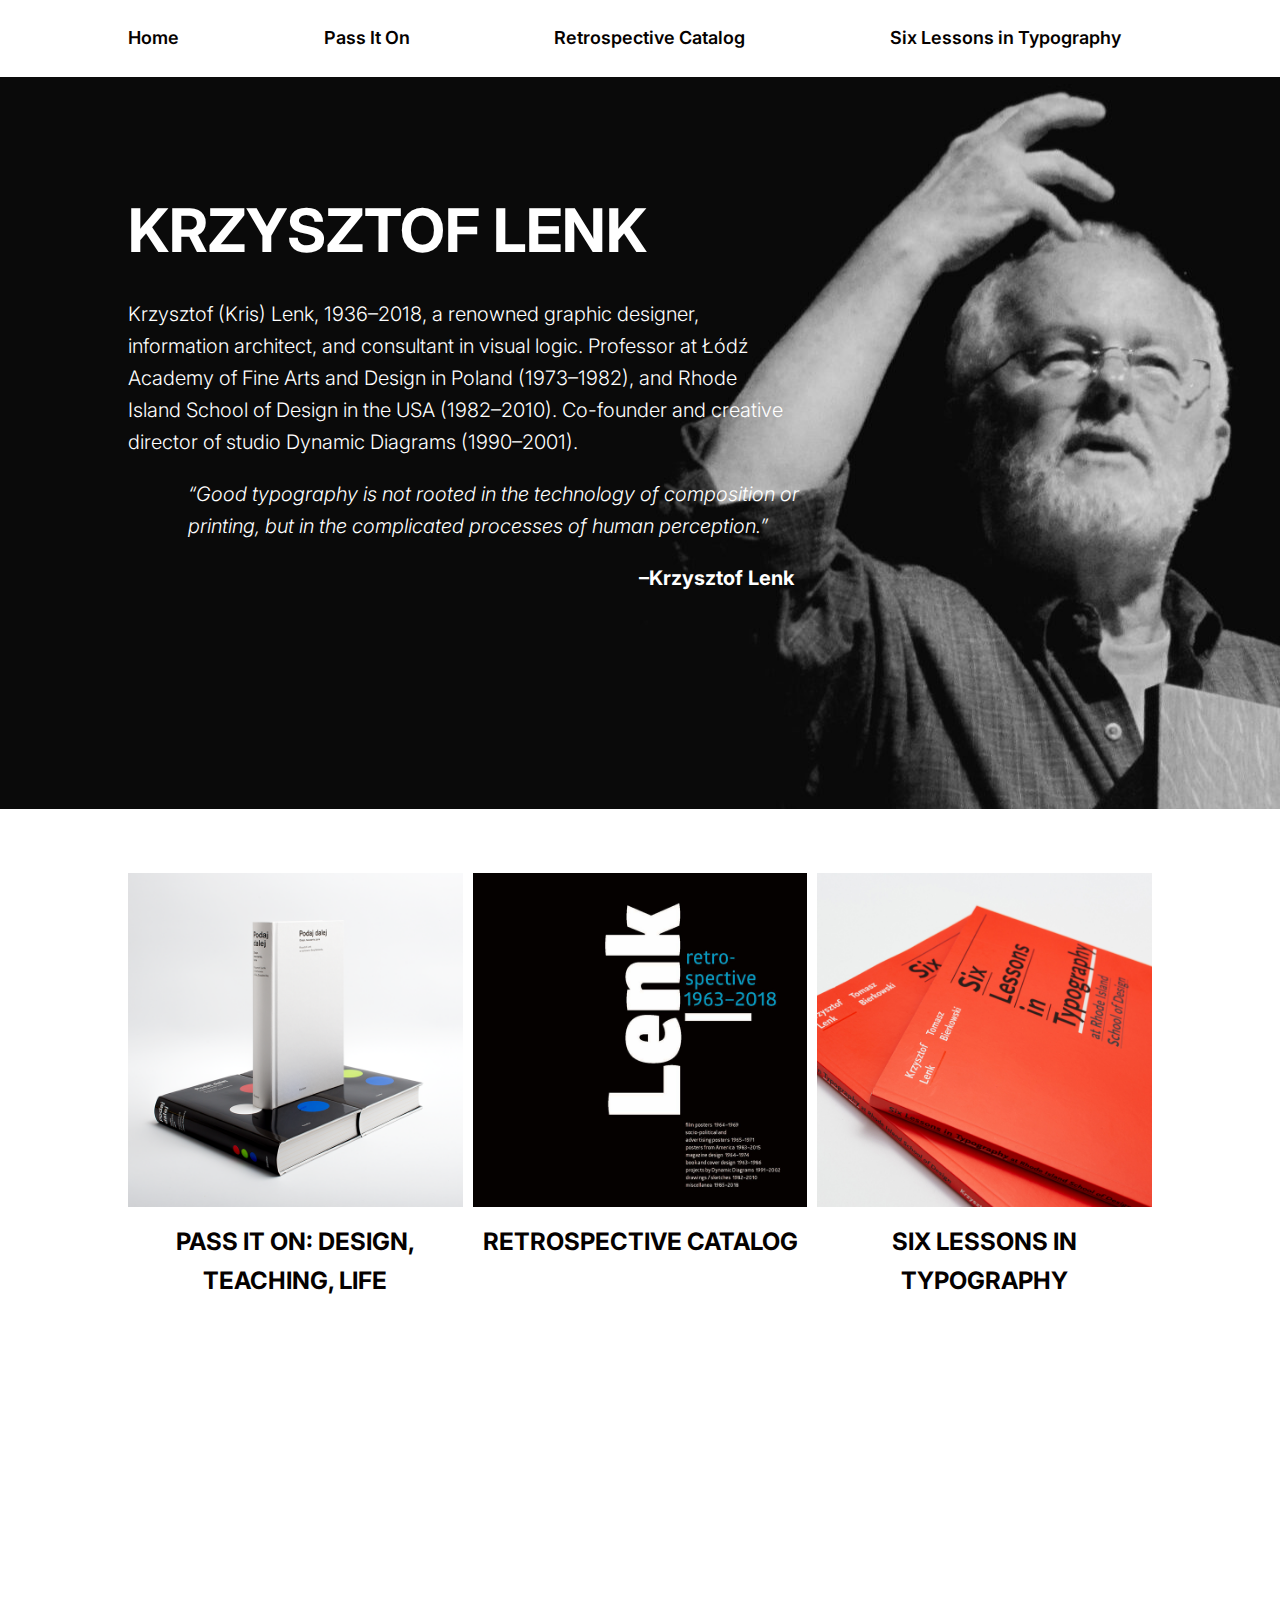
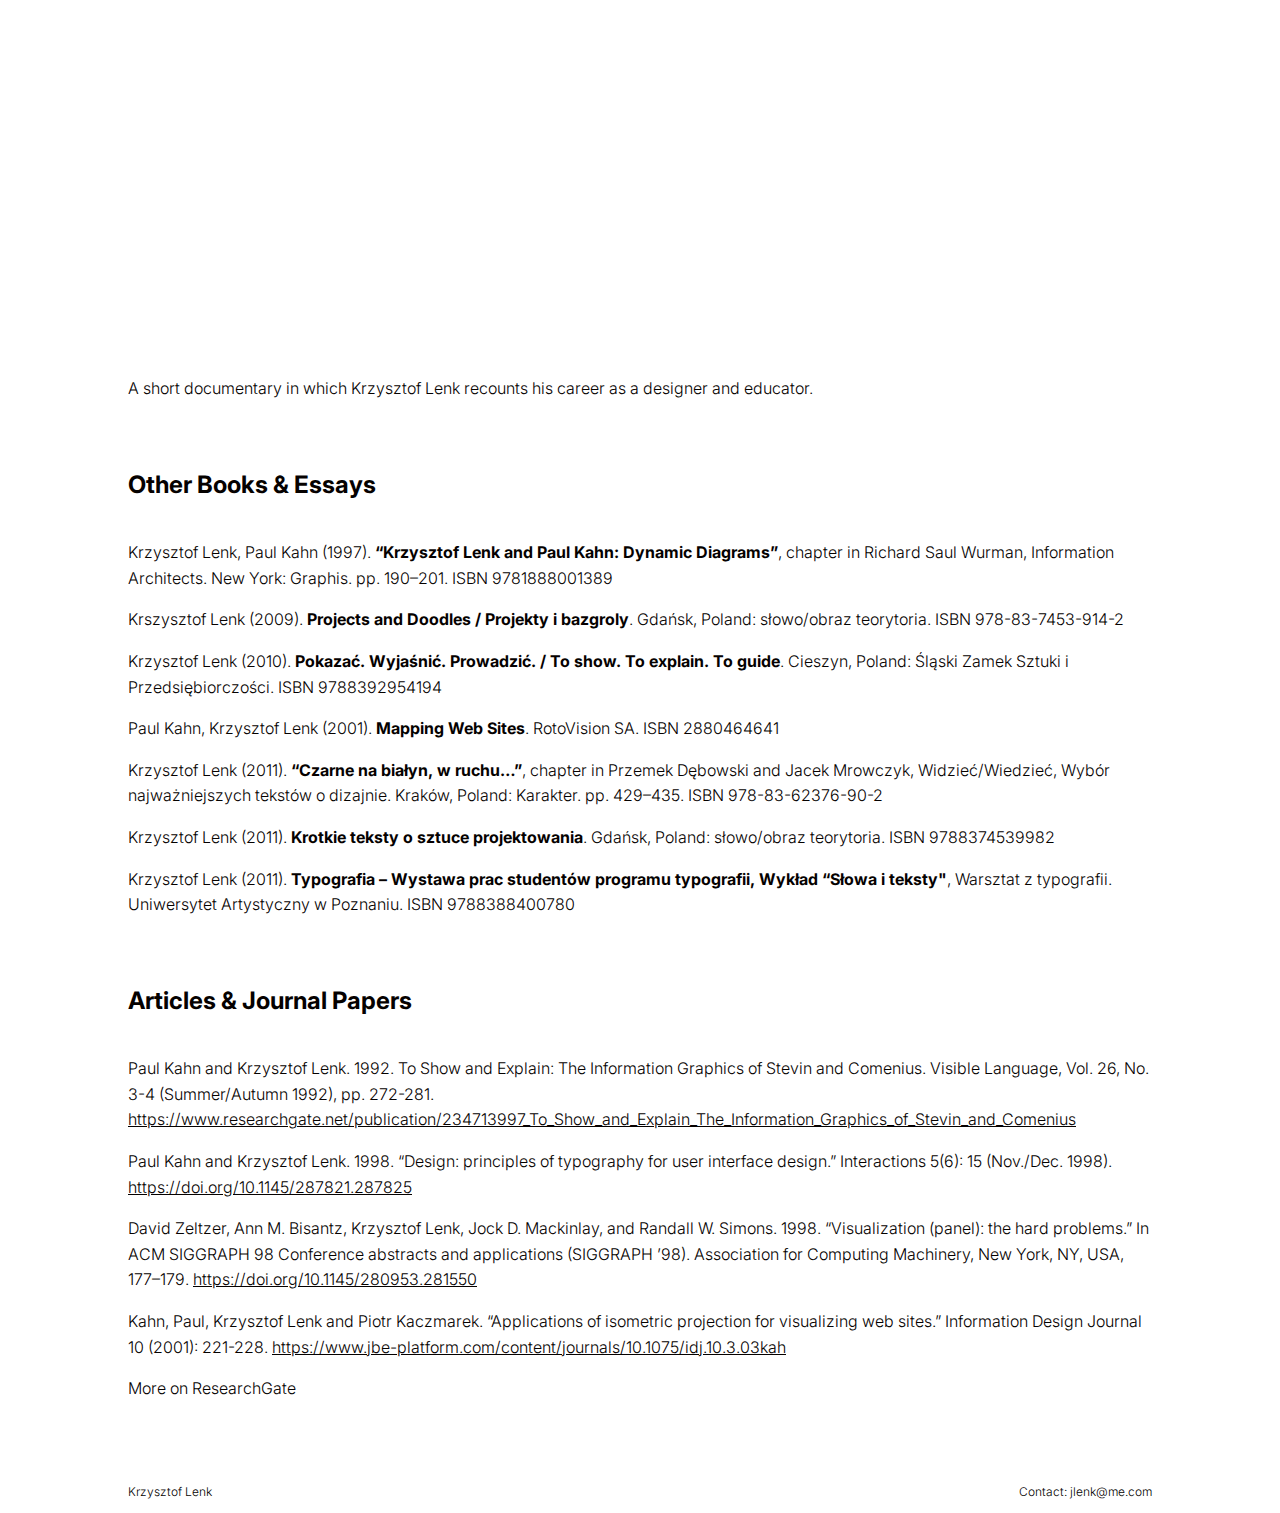
<file: index.html>
<!DOCTYPE html>
<html lang="en">

<head>
    <meta charset="UTF-8">
    <meta name="viewport" content="width=device-width, initial-scale=1.0">
    <title>Krzysztof Lenk</title>
    <link rel="stylesheet" href="styles.css">
    <link rel="preconnect" href="https://fonts.googleapis.com">
    <link rel="preconnect" href="https://fonts.gstatic.com" crossorigin>
    <link
        href="https://fonts.googleapis.com/css2?family=Inter:ital,opsz,wght@0,14..32,100..900;1,14..32,100..900&display=swap"
        rel="stylesheet">
</head>

<body>
    <header>
        <div class="container">
            <nav>
                <svg xmlns="http://www.w3.org/2000/svg" fill="currentColor" class="nav-menu-icon" viewBox="0 0 16 16">
                    <path fill-rule="evenodd"
                        d="M2.5 12a.5.5 0 0 1 .5-.5h10a.5.5 0 0 1 0 1H3a.5.5 0 0 1-.5-.5m0-4a.5.5 0 0 1 .5-.5h10a.5.5 0 0 1 0 1H3a.5.5 0 0 1-.5-.5m0-4a.5.5 0 0 1 .5-.5h10a.5.5 0 0 1 0 1H3a.5.5 0 0 1-.5-.5" />
                </svg>
                <div class="nav-list-mobile-container">
                    <div class="nav-list-mobile-header">
                        <svg xmlns="http://www.w3.org/2000/svg" class="nav-x-icon" viewBox="0 0 16 16">
                            <path
                                d="M2.146 2.854a.5.5 0 1 1 .708-.708L8 7.293l5.146-5.147a.5.5 0 0 1 .708.708L8.707 8l5.147 5.146a.5.5 0 0 1-.708.708L8 8.707l-5.146 5.147a.5.5 0 0 1-.708-.708L7.293 8z" />
                        </svg>
                    </div>
                    <ul class="nav-list-mobile">
                        <li class="nav-list-mobile-item"><a href="index.html"
                                class="nav-list-mobile-item-link nav-link-active">Home</a></li>
                        <li class="nav-list-mobile-item"><a href="pass-it-on.html"
                                class="nav-list-mobile-item-link">Pass It On</a>
                        </li>
                        <li class="nav-list-mobile-item"><a href="retrospective-catalog.html"
                                class="nav-list-mobile-item-link">Retrospective
                                Catalog</a></li>
                        <li class="nav-list-mobile-item"><a href="six-lessons-in-typography.html"
                                class="nav-list-mobile-item-link">Six Lessons in
                                Typography</a></li>
                    </ul>
                </div>
                <ul class="nav-list">
                    <li class="nav-list-item"><a href="index.html" class="nav-list-item-link nav-link-active">Home</a>
                    </li>
                    <li class="nav-list-item"><a href="pass-it-on.html" class="nav-list-item-link">Pass It On</a></li>
                    <li class="nav-list-item"><a href="retrospective-catalog.html"
                            class="nav-list-item-link">Retrospective Catalog</a></li>
                    <li class="nav-list-item"><a href="six-lessons-in-typography.html" class="nav-list-item-link">Six
                            Lessons in Typography</a></li>
                </ul>
            </nav>
        </div>
    </header>
    <main>
        <div class="container container-dark">
            <div class="content-large">
                <h1 class="content-page-title">KRZYSZTOF LENK</h1>
                <p class="para-hero">Krzysztof (Kris) Lenk, 1936–2018, a renowned graphic designer, information
                    architect, and consultant
                    in
                    visual logic. Professor at Łódź Academy of Fine Arts and Design in Poland (1973–1982), and Rhode
                    Island
                    School of Design in the USA (1982–2010). Co-founder and creative director of studio Dynamic Diagrams
                    (1990–2001).</p>
                <p class="para-quote para-hero"><em>“Good typography is not rooted in the technology of composition or
                        printing,
                        but
                        in the complicated
                        processes of human perception.”</em></p>
                <p class="quote-author para-hero"><strong>–Krzysztof Lenk</strong></p>
            </div>
        </div>
        <div class="container">
            <div class="content-large articles-container">
                <article class="article-featured">
                    <a href="pass-it-on.html" class="article-read-more">
                        <img src="images/large_Lenk-13.png" alt="Picture of the Pass It On book cover"
                            class="article-img">
                        <h2 class="article-title">PASS IT ON: DESIGN, TEACHING, LIFE</h2>
                    </a>
                </article>
                <article class="article-featured">
                    <a href="retrospective-catalog.html" class="article-read-more">
                        <img src="images/Krzysztof_Lenk_Retrospective_2023_Page_01-1.jpg"
                            alt="Picture of the Retrospective Catalog cover" class="article-img">
                        <h2 class="article-title">RETROSPECTIVE
                            CATALOG</h2>
                    </a>
                </article>
                <article class="article-featured">
                    <a href="six-lessons-in-typography.html" class="article-read-more">
                        <img src="images/SIX-LESSONS.jpg" alt="Picture of the Six Lessons in Typography book cover"
                            class="article-img">
                        <h2 class="article-title">SIX LESSONS IN
                            TYPOGRAPHY</h2>
                    </a>
                </article>
            </div>
        </div>
        <div class="container">
            <div class="content-small">
                <div class="video-container">
                    <div><iframe
                            src="https://player.vimeo.com/video/364828782?badge=0&amp;autopause=0&amp;player_id=0&amp;app_id=58479"
                            frameborder="0"
                            allow="autoplay; fullscreen; picture-in-picture; clipboard-write; encrypted-media; web-share"
                            referrerpolicy="strict-origin-when-cross-origin"
                            style="position:absolute;top:0;left:0;width:100%;height:100%;"
                            title="Krzysztof Lenk"></iframe>
                    </div>
                </div>
                <script src="https://player.vimeo.com/api/player.js"></script>
                <p>A short documentary in which Krzysztof Lenk recounts his career as a designer and educator.</p>
                <h2 class="heading-spacer">Other Books & Essays</h2>
                <p>Krzysztof Lenk, Paul Kahn (1997). <strong>“Krzysztof Lenk and Paul Kahn: Dynamic Diagrams”</strong>,
                    chapter in Richard Saul Wurman, Information Architects. New York: Graphis. pp. 190–201. ISBN
                    9781888001389</p>
                <p>Krszysztof Lenk (2009). <strong>Projects and Doodles / Projekty i bazgroly</strong>. Gdańsk, Poland:
                    słowo/obraz teorytoria. ISBN 978-83-7453-914-2</p>
                <p>Krzysztof Lenk (2010). <strong>Pokazać. Wyjaśnić. Prowadzić. / To show. To explain. To
                        guide</strong>. Cieszyn, Poland: Śląski Zamek Sztuki i Przedsiębiorczości. ISBN 9788392954194
                </p>
                <p>Paul Kahn, Krzysztof Lenk (2001). <strong>Mapping Web Sites</strong>. RotoVision SA. ISBN 2880464641
                </p>
                <p>Krzysztof Lenk (2011). <strong>“Czarne na białyn, w ruchu…”</strong>, chapter in Przemek Dębowski and
                    Jacek Mrowczyk, Widzieć/Wiedzieć, Wybór najważniejszych tekstów o dizajnie. Kraków, Poland:
                    Karakter. pp. 429–435. ISBN 978-83-62376-90-2</p>
                <p>Krzysztof Lenk (2011). <strong>Krotkie teksty o sztuce projektowania</strong>. Gdańsk, Poland:
                    słowo/obraz teorytoria. ISBN 9788374539982</p>
                <p>Krzysztof Lenk (2011). <strong>Typografia – Wystawa prac studentów programu typografii, Wykład “Słowa
                        i teksty"</strong>, Warsztat z typografii. Uniwersytet Artystyczny w Poznaniu. ISBN
                    9788388400780</p>
                <h2 class="heading-spacer">Articles & Journal Papers</h2>
                <p>Paul Kahn and Krzysztof Lenk. 1992. To Show and Explain: The Information Graphics of Stevin and
                    Comenius. Visible Language, Vol. 26, No. 3-4 (Summer/Autumn 1992), pp. 272-281.
                    <a href="https://www.researchgate.net/publication/234713997_To_Show_and_Explain_The_Information_Graphics_of_Stevin_and_Comenius"
                        class="external-link">https://www.researchgate.net/publication/234713997_To_Show_and_Explain_The_Information_Graphics_of_Stevin_and_Comenius</a>
                </p>
                <p>Paul Kahn and Krzysztof Lenk. 1998. “Design: principles of typography for user interface design.”
                    Interactions 5(6): 15 (Nov./Dec. 1998). <a href="https://doi.org/10.1145/287821.287825"
                        class="external-link">https://doi.org/10.1145/287821.287825</a></p>
                <p>David Zeltzer, Ann M. Bisantz, Krzysztof Lenk, Jock D. Mackinlay, and Randall W. Simons. 1998.
                    “Visualization (panel): the hard problems.” In ACM SIGGRAPH 98 Conference abstracts and applications
                    (SIGGRAPH ’98). Association for Computing Machinery, New York, NY, USA, 177–179.
                    <a href="https://doi.org/10.1145/280953.281550"
                        class="external-link">https://doi.org/10.1145/280953.281550</a>
                </p>
                <p>Kahn, Paul, Krzysztof Lenk and Piotr Kaczmarek. “Applications of isometric projection for visualizing
                    web sites.” Information Design Journal 10 (2001): 221-228.
                    <a href="https://www.jbe-platform.com/content/journals/10.1075/idj.10.3.03kah"
                        class="external-link">https://www.jbe-platform.com/content/journals/10.1075/idj.10.3.03kah</a>
                </p>
                <p>More on ResearchGate</p>
            </div>
        </div>
    </main>
    <footer>
        <div class="container">
            <div class="content-small">
                <div class="content-footer">
                    <p class="para-footer">Krzysztof Lenk</p>
                    <p class="para-footer">Contact: jlenk@me.com</p>
                </div>
            </div>
        </div>
    </footer>
    <script src="app.js"></script>
</body>

</html>
</file>
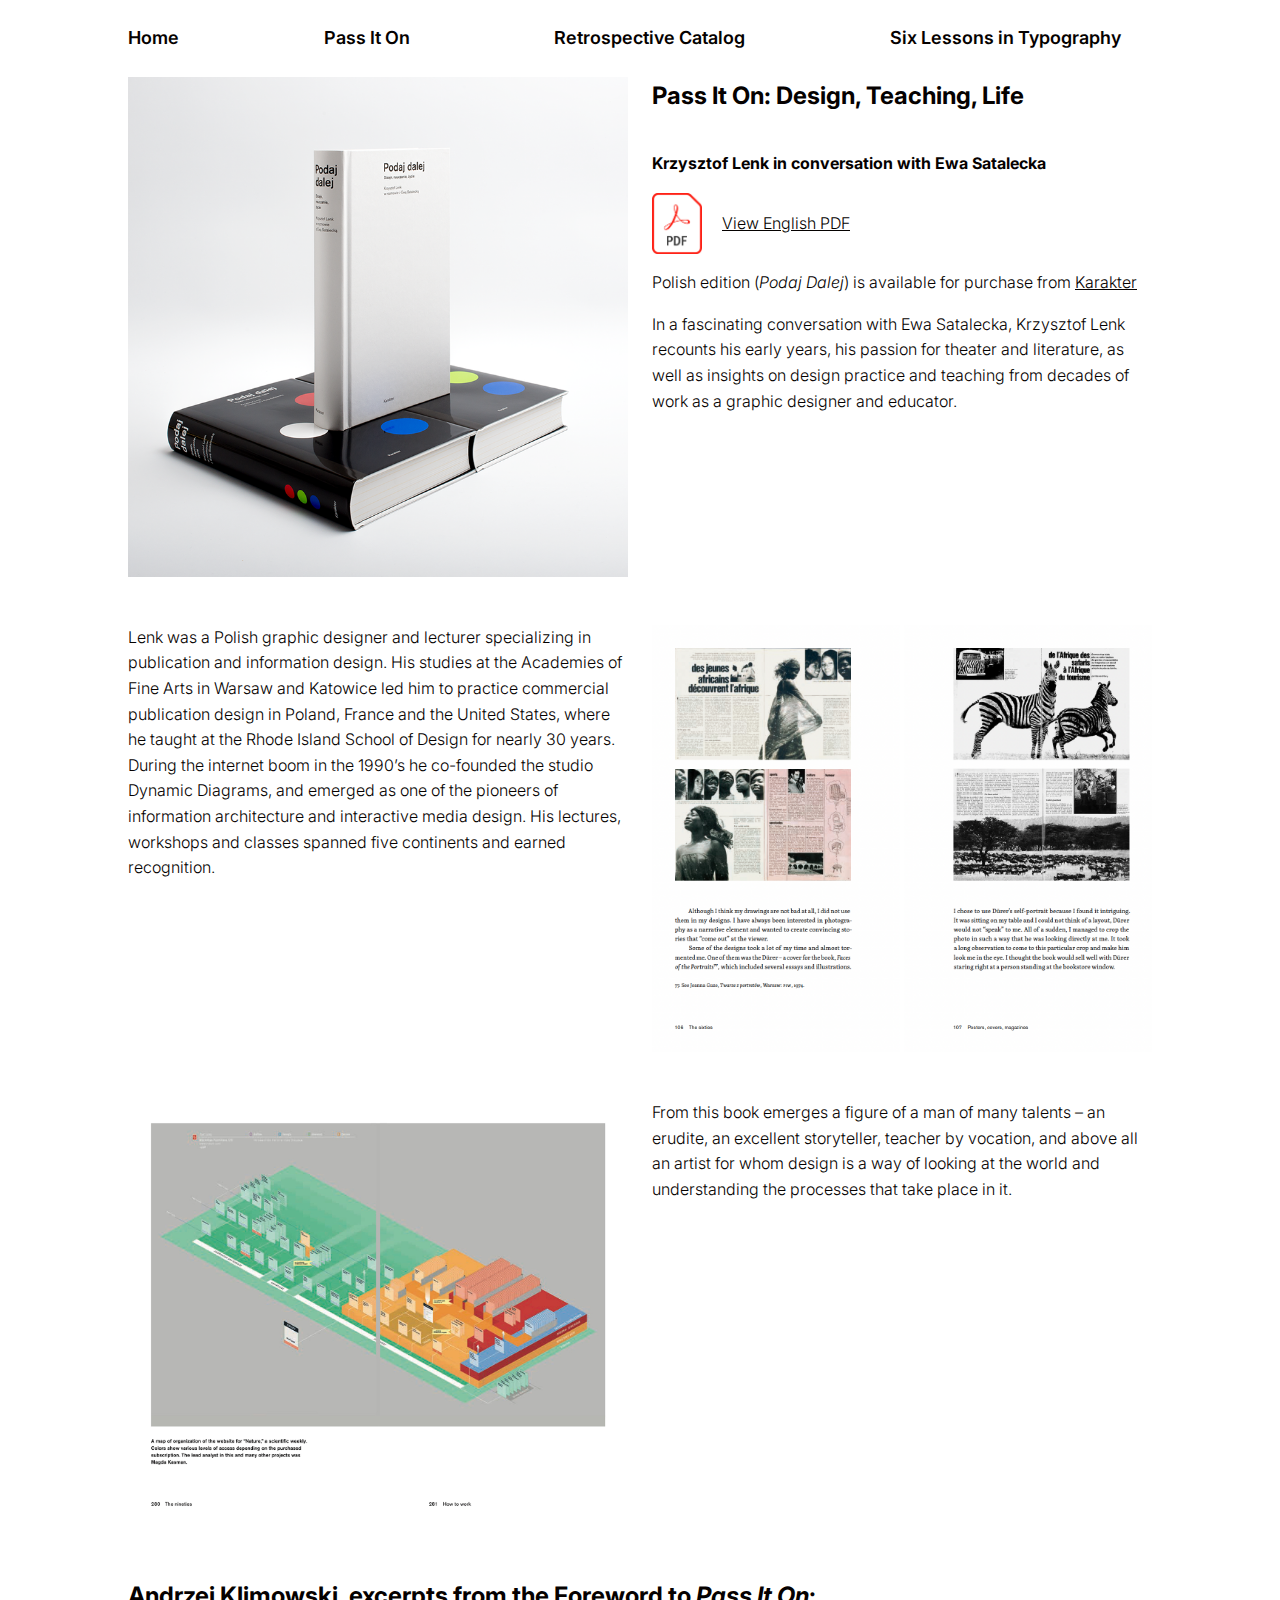
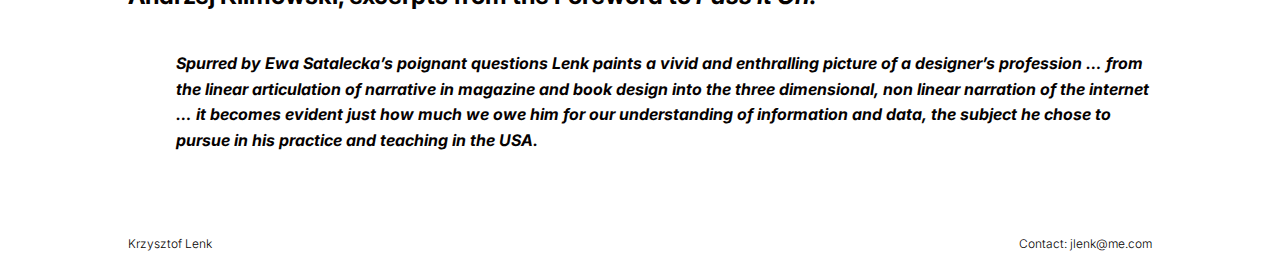
<file: pass-it-on.html>
<!DOCTYPE html>
<html lang="en">

<head>
    <meta charset="UTF-8">
    <meta name="viewport" content="width=device-width, initial-scale=1.0">
    <title>Krzysztof Lenk - Pass It On</title>
    <link rel="stylesheet" href="styles.css">
    <link rel="preconnect" href="https://fonts.googleapis.com">
    <link rel="preconnect" href="https://fonts.gstatic.com" crossorigin>
    <link
        href="https://fonts.googleapis.com/css2?family=Inter:ital,opsz,wght@0,14..32,100..900;1,14..32,100..900&display=swap"
        rel="stylesheet">
</head>

<body>
    <header>
        <div class="container">
            <nav>
                <svg xmlns="http://www.w3.org/2000/svg" fill="currentColor" class="nav-menu-icon" viewBox="0 0 16 16">
                    <path fill-rule="evenodd"
                        d="M2.5 12a.5.5 0 0 1 .5-.5h10a.5.5 0 0 1 0 1H3a.5.5 0 0 1-.5-.5m0-4a.5.5 0 0 1 .5-.5h10a.5.5 0 0 1 0 1H3a.5.5 0 0 1-.5-.5m0-4a.5.5 0 0 1 .5-.5h10a.5.5 0 0 1 0 1H3a.5.5 0 0 1-.5-.5" />
                </svg>
                <div class="nav-list-mobile-container">
                    <div class="nav-list-mobile-header">
                        <svg xmlns="http://www.w3.org/2000/svg" class="nav-x-icon" viewBox="0 0 16 16">
                            <path
                                d="M2.146 2.854a.5.5 0 1 1 .708-.708L8 7.293l5.146-5.147a.5.5 0 0 1 .708.708L8.707 8l5.147 5.146a.5.5 0 0 1-.708.708L8 8.707l-5.146 5.147a.5.5 0 0 1-.708-.708L7.293 8z" />
                        </svg>
                    </div>
                    <ul class="nav-list-mobile">
                        <li class="nav-list-mobile-item"><a href="index.html" class="nav-list-mobile-item-link">Home</a>
                        </li>
                        <li class="nav-list-mobile-item"><a href="pass-it-on.html"
                                class="nav-list-mobile-item-link nav-link-active">Pass It On</a>
                        </li>
                        <li class="nav-list-mobile-item"><a href="retrospective-catalog.html"
                                class="nav-list-mobile-item-link">Retrospective
                                Catalog</a></li>
                        <li class="nav-list-mobile-item"><a href="six-lessons-in-typography.html"
                                class="nav-list-mobile-item-link">Six Lessons in
                                Typography</a></li>
                    </ul>
                </div>
                <ul class="nav-list">
                    <li class="nav-list-item"><a href="index.html" class="nav-list-item-link">Home</a>
                    </li>
                    <li class="nav-list-item"><a href="pass-it-on.html" class="nav-list-item-link nav-link-active">Pass
                            It On</a></li>
                    <li class="nav-list-item"><a href="retrospective-catalog.html"
                            class="nav-list-item-link">Retrospective Catalog</a></li>
                    <li class="nav-list-item"><a href="six-lessons-in-typography.html" class="nav-list-item-link">Six
                            Lessons in Typography</a></li>
                </ul>
            </nav>
        </div>
    </header>
    <main>
        <div class="container container-space">
            <div class="content-small content-flex">
                <div class="article-col-md">
                    <a href="images/large_Lenk-13.png" class="article-col-img-link" target="_blank">
                        <img src="images/large_Lenk-13.png" alt="Pass It On Cover">
                    </a>
                </div>
                <div class="article-col-md">
                    <h2 class="article-page-title">Pass It On: Design, Teaching, Life</h2>
                    <p><strong>Krzysztof Lenk in conversation with Ewa Satalecka</strong></p>
                    <a href="LENK, Pass It On.pdf" class="article-pdf-link" target="_blank">
                        <img src="images/PDF.jpg" alt="pdf file" class="article-pdf-img">
                        View English PDF
                    </a>
                    <p>Polish edition (<em>Podaj Dalej</em>) is available for purchase from <a
                            href="https://www.karakter.pl/ksiazki/podaj-dalej-design-nauczanie-zycie"
                            target="_blank">Karakter</a>
                    </p>
                    <p>In a fascinating conversation with Ewa Satalecka, Krzysztof Lenk recounts his early
                        years, his
                        passion for theater and literature, as well as insights on design practice and teaching from
                        decades
                        of work as a graphic designer and educator.</p>
                </div>
            </div>
        </div>
        <div class="container container-space">
            <div class="content-small content-flex">
                <div class="article-col-md">
                    <p>Lenk was a Polish graphic designer and lecturer specializing in publication and information
                        design.
                        His studies at the Academies of Fine Arts in Warsaw and Katowice led him to practice commercial
                        publication design in Poland, France and the United States, where he taught at the Rhode Island
                        School of Design for nearly 30 years. During the internet boom in the 1990’s he co-founded the
                        studio Dynamic Diagrams, and emerged as one of the pioneers of information architecture and
                        interactive media design. His lectures, workshops and classes spanned five continents and earned
                        recognition.</p>
                </div>
                <div class="article-col-md">
                    <a href="images/Passiton-Spread.png" class="article-col-img-link" target="_blank">
                        <img src="images/Passiton-Spread.png" alt="Pages from Pass It On book">
                    </a>
                </div>
            </div>
        </div>
        <div class="container container-space">
            <div class="content-small content-flex">
                <div class="article-col-md">
                    <a href="images/LENK-Pass-It-map.jpg" class="article-col-img-link" target="_blank">
                        <img src="images/LENK-Pass-It-map.jpg" alt="Page from book that displays a map">
                    </a>
                </div>
                <div class="article-col-md">
                    <p>From this book emerges a figure of a man of many talents – an erudite, an excellent storyteller,
                        teacher by vocation, and above all an artist for whom design is a way of looking at the world
                        and
                        understanding the processes that take place in it.</p>
                </div>
            </div>
        </div>
        <div class="container container-space">
            <div class="content-small">
                <h2>Andrzej Klimowski, excerpts from the Foreword to <em>Pass It On</em>:</h2>
                <p class="para-quote"><strong><em>Spurred by Ewa Satalecka’s poignant questions Lenk paints a vivid and
                            enthralling picture
                            of
                            a designer’s profession … from the linear articulation of narrative in magazine and book
                            design
                            into the three dimensional, non linear narration of the internet … it becomes evident just
                            how
                            much we owe him for our understanding of information and data, the subject he chose to
                            pursue in
                            his practice and teaching in the USA.</em></strong></p>
            </div>
        </div>
    </main>
    <footer>
        <div class="container">
            <div class="content-small">
                <div class="content-footer">
                    <p class="para-footer">Krzysztof Lenk</p>
                    <p class="para-footer">Contact: jlenk@me.com</p>
                </div>
            </div>
        </div>
    </footer>
    <script src="app.js"></script>
</body>

</html>
</file>
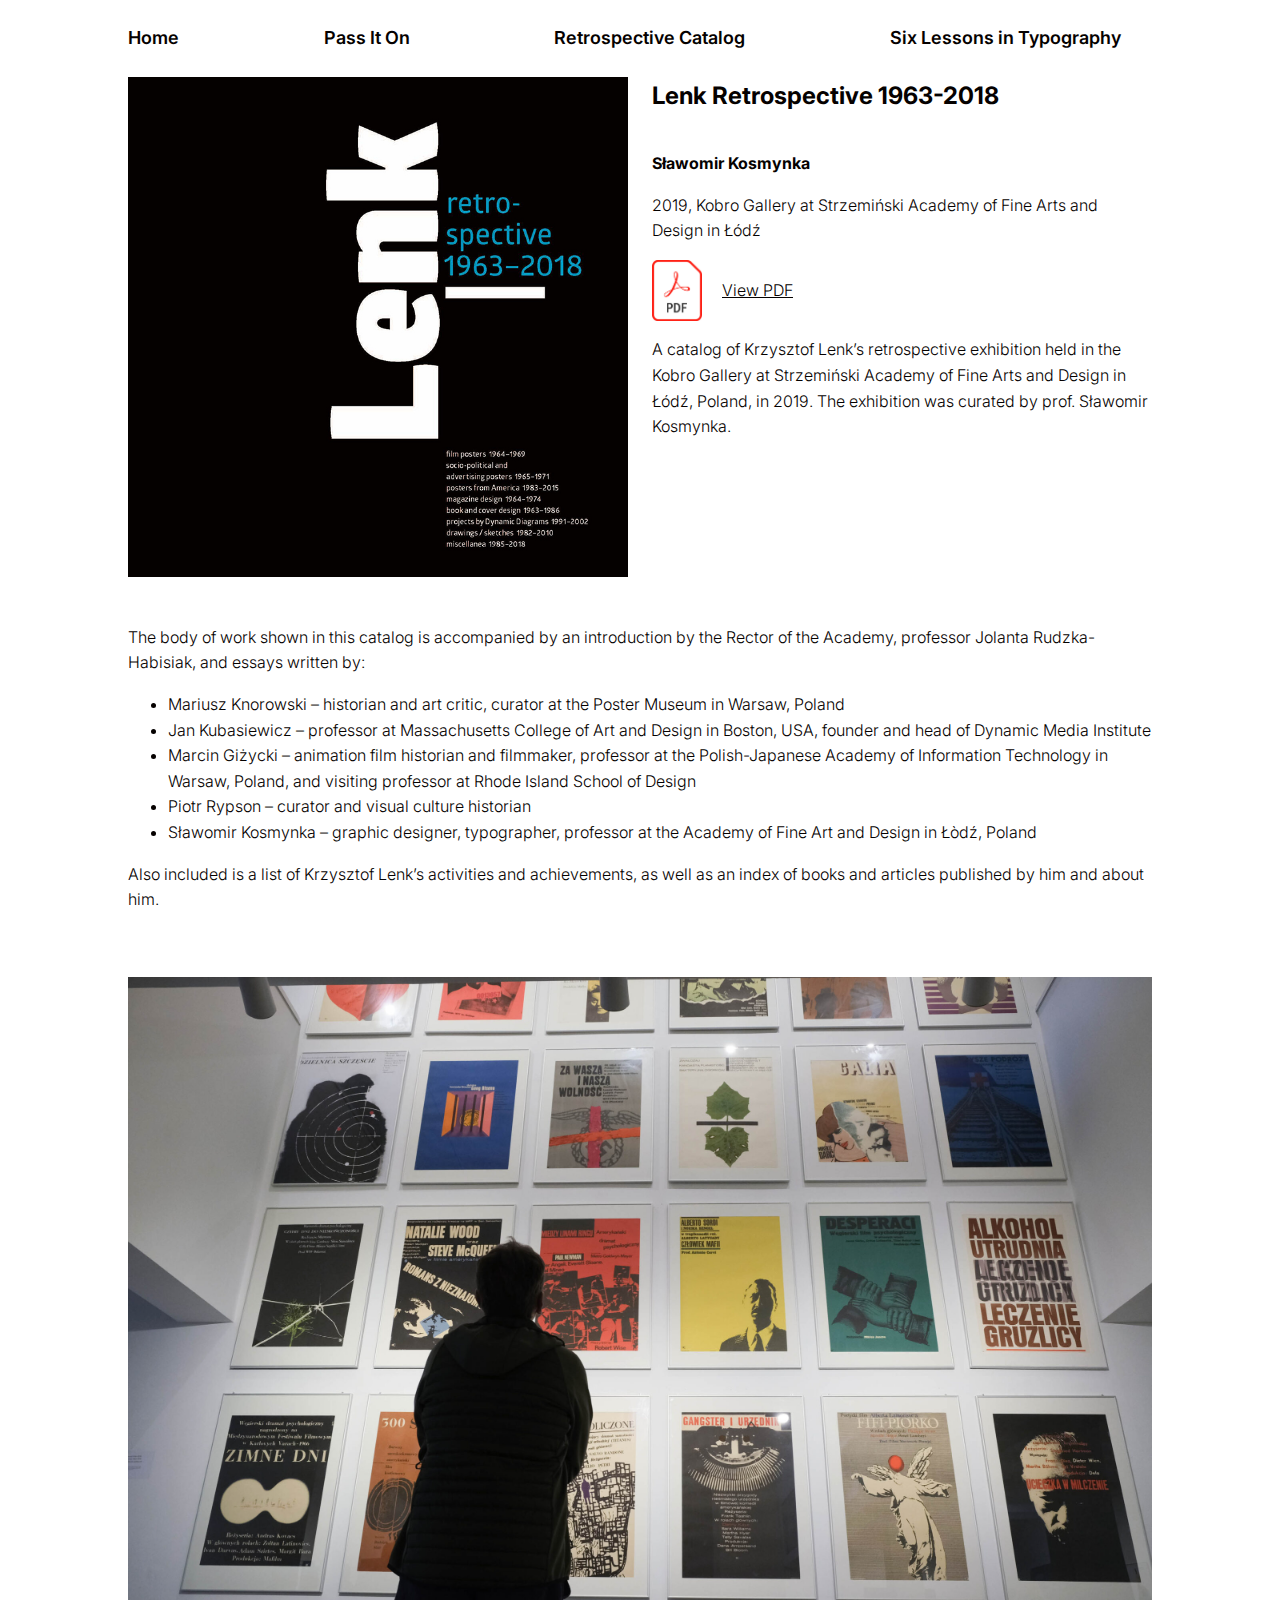
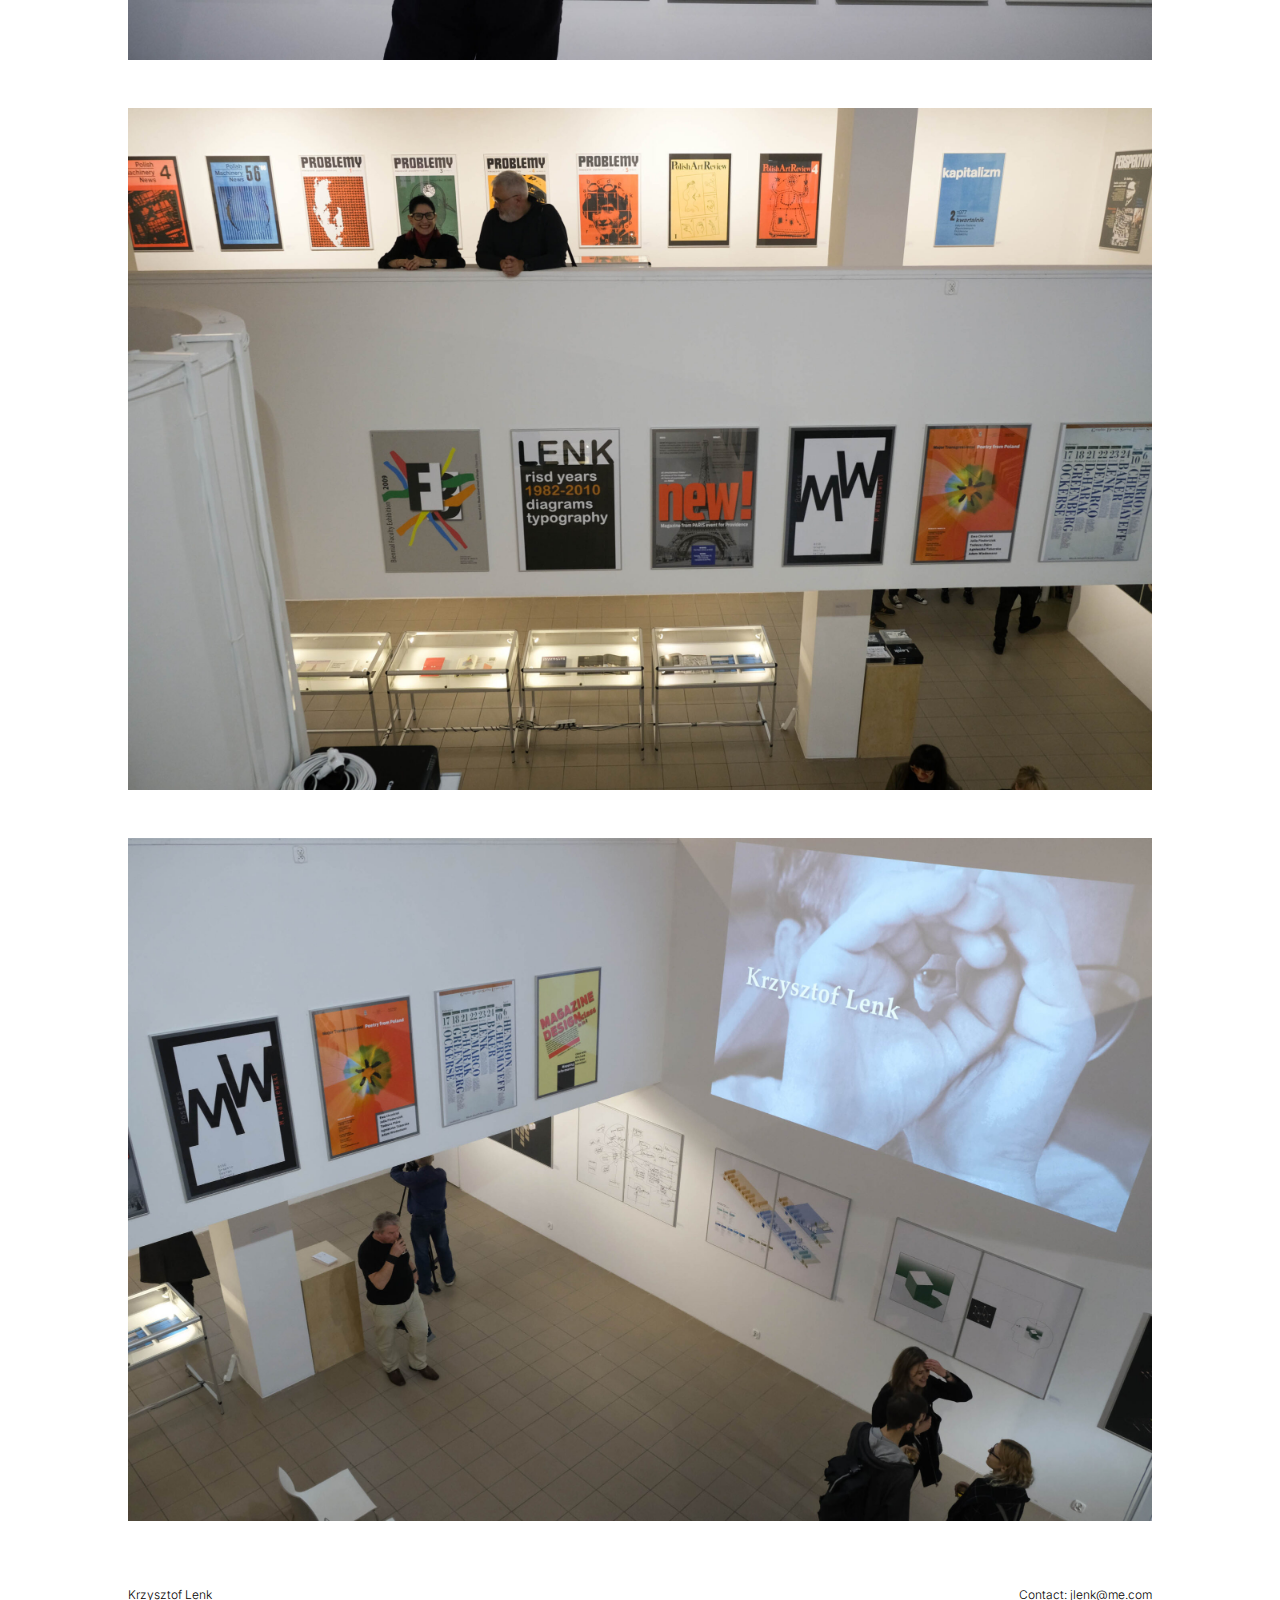
<file: retrospective-catalog.html>
<!DOCTYPE html>
<html lang="en">

<head>
    <meta charset="UTF-8">
    <meta name="viewport" content="width=device-width, initial-scale=1.0">
    <title>Krzysztof Lenk - Retrospective Catalog</title>
    <link rel="stylesheet" href="styles.css">
    <link rel="preconnect" href="https://fonts.googleapis.com">
    <link rel="preconnect" href="https://fonts.gstatic.com" crossorigin>
    <link
        href="https://fonts.googleapis.com/css2?family=Inter:ital,opsz,wght@0,14..32,100..900;1,14..32,100..900&display=swap"
        rel="stylesheet">
</head>

<body>
    <header>
        <div class="container">
            <nav>
                <svg xmlns="http://www.w3.org/2000/svg" fill="currentColor" class="nav-menu-icon" viewBox="0 0 16 16">
                    <path fill-rule="evenodd"
                        d="M2.5 12a.5.5 0 0 1 .5-.5h10a.5.5 0 0 1 0 1H3a.5.5 0 0 1-.5-.5m0-4a.5.5 0 0 1 .5-.5h10a.5.5 0 0 1 0 1H3a.5.5 0 0 1-.5-.5m0-4a.5.5 0 0 1 .5-.5h10a.5.5 0 0 1 0 1H3a.5.5 0 0 1-.5-.5" />
                </svg>
                <div class="nav-list-mobile-container">
                    <div class="nav-list-mobile-header">
                        <svg xmlns="http://www.w3.org/2000/svg" class="nav-x-icon" viewBox="0 0 16 16">
                            <path
                                d="M2.146 2.854a.5.5 0 1 1 .708-.708L8 7.293l5.146-5.147a.5.5 0 0 1 .708.708L8.707 8l5.147 5.146a.5.5 0 0 1-.708.708L8 8.707l-5.146 5.147a.5.5 0 0 1-.708-.708L7.293 8z" />
                        </svg>
                    </div>
                    <ul class="nav-list-mobile">
                        <li class="nav-list-mobile-item"><a href="index.html" class="nav-list-mobile-item-link">Home</a>
                        </li>
                        <li class="nav-list-mobile-item"><a href="pass-it-on.html"
                                class="nav-list-mobile-item-link">Pass It On</a>
                        </li>
                        <li class="nav-list-mobile-item"><a href="retrospective-catalog.html"
                                class="nav-list-mobile-item-link nav-link-active">Retrospective
                                Catalog</a></li>
                        <li class="nav-list-mobile-item"><a href="six-lessons-in-typography.html"
                                class="nav-list-mobile-item-link">Six Lessons in
                                Typography</a></li>
                    </ul>
                </div>
                <ul class="nav-list">
                    <li class="nav-list-item"><a href="index.html" class="nav-list-item-link">Home</a>
                    </li>
                    <li class="nav-list-item"><a href="pass-it-on.html" class="nav-list-item-link">Pass It On</a></li>
                    <li class="nav-list-item"><a href="retrospective-catalog.html"
                            class="nav-list-item-link nav-link-active">Retrospective Catalog</a></li>
                    <li class="nav-list-item"><a href="six-lessons-in-typography.html" class="nav-list-item-link">Six
                            Lessons in Typography</a></li>
                </ul>
            </nav>
        </div>
    </header>
    <main>
        <div class="container container-space">
            <div class="content-small content-flex">
                <div class="article-col-md">
                    <a href="images/Krzysztof_Lenk_Retrospective_2023_Page_01-1.jpg" class="article-col-img-link"
                        target="_blank">
                        <img src="images/Krzysztof_Lenk_Retrospective_2023_Page_01-1.jpg"
                            alt="Cover of Retrospective Catalog book">
                    </a>
                </div>
                <div class="article-col-md">
                    <h2 class="article-page-title">Lenk Retrospective 1963-2018</h2>
                    <p><strong>Sławomir Kosmynka</strong></p>
                    <p>2019, Kobro Gallery at Strzemiński Academy of Fine Arts and Design in Łódź</p>
                    <a href="Krzysztof_Lenk_Retrospective_2023.pdf" class="article-pdf-link" target="_blank">
                        <img src="images/PDF.jpg" alt="pdf file" class="article-pdf-img">
                        View PDF
                    </a>
                    <p>A catalog of Krzysztof Lenk’s retrospective exhibition held in the Kobro Gallery at
                        Strzemiński
                        Academy of Fine Arts and Design in Łódź, Poland, in 2019. The exhibition was curated by
                        prof. Sławomir Kosmynka.
                    </p>
                </div>
            </div>
        </div>
        <div class="container container-space">
            <div class="content-small">
                <p>The body of work shown in this catalog is accompanied by an introduction by the Rector of the
                    Academy, professor Jolanta Rudzka-Habisiak, and essays written by:</p>
                <ul>
                    <li>Mariusz Knorowski – historian and art critic, curator at the Poster Museum in Warsaw, Poland
                    </li>
                    <li>Jan Kubasiewicz – professor at Massachusetts College of Art and Design in Boston, USA, founder
                        and head of Dynamic Media Institute</li>
                    <li>Marcin Giżycki – animation film historian and filmmaker, professor at the Polish-Japanese
                        Academy of Information Technology in Warsaw, Poland, and visiting professor at Rhode Island
                        School of Design</li>
                    <li>Piotr Rypson – curator and visual culture historian</li>
                    <li>Sławomir Kosmynka – graphic designer, typographer, professor at the Academy of Fine Art and
                        Design in Łòdź, Poland
                    </li>
                </ul>
                <p>Also included is a list of Krzysztof Lenk’s activities and achievements, as well as an index of books
                    and articles published by him and about him.</p>
            </div>
        </div>
        <div class="container container-space">
            <div class="content-small">
                <a href="images/krislenk-retro-03-scaled.jpg" class="article-col-img-link" target="_blank">
                    <img src="images/krislenk-retro-03-scaled.jpg"
                        alt="Wall of posters designed by Lenk at an exhibition" class="container-space">
                </a>
                <a href="images/krislenk-retro-05-scaled.jpg" class="article-col-img-link" target="_blank">
                    <img src="images/krislenk-retro-05-scaled.jpg"
                        alt="Two people chatting in front of posters designed by Lenk">
                </a>
            </div>
        </div>
        <div class="container container-space">
            <div class="content-small">
                <a href="images/krislenk-retro-14-scaled.jpg" class="article-col-img-link" target="_blank">
                    <img src="images/krislenk-retro-14-scaled.jpg" alt="Picture of first floor of exhibition for Lenk">
                </a>
            </div>
        </div>
    </main>
    <footer>
        <div class="container">
            <div class="content-small">
                <div class="content-footer">
                    <p class="para-footer">Krzysztof Lenk</p>
                    <p class="para-footer">Contact: jlenk@me.com</p>
                </div>
            </div>
        </div>
    </footer>
    <script src="app.js"></script>
</body>

</html>
</file>
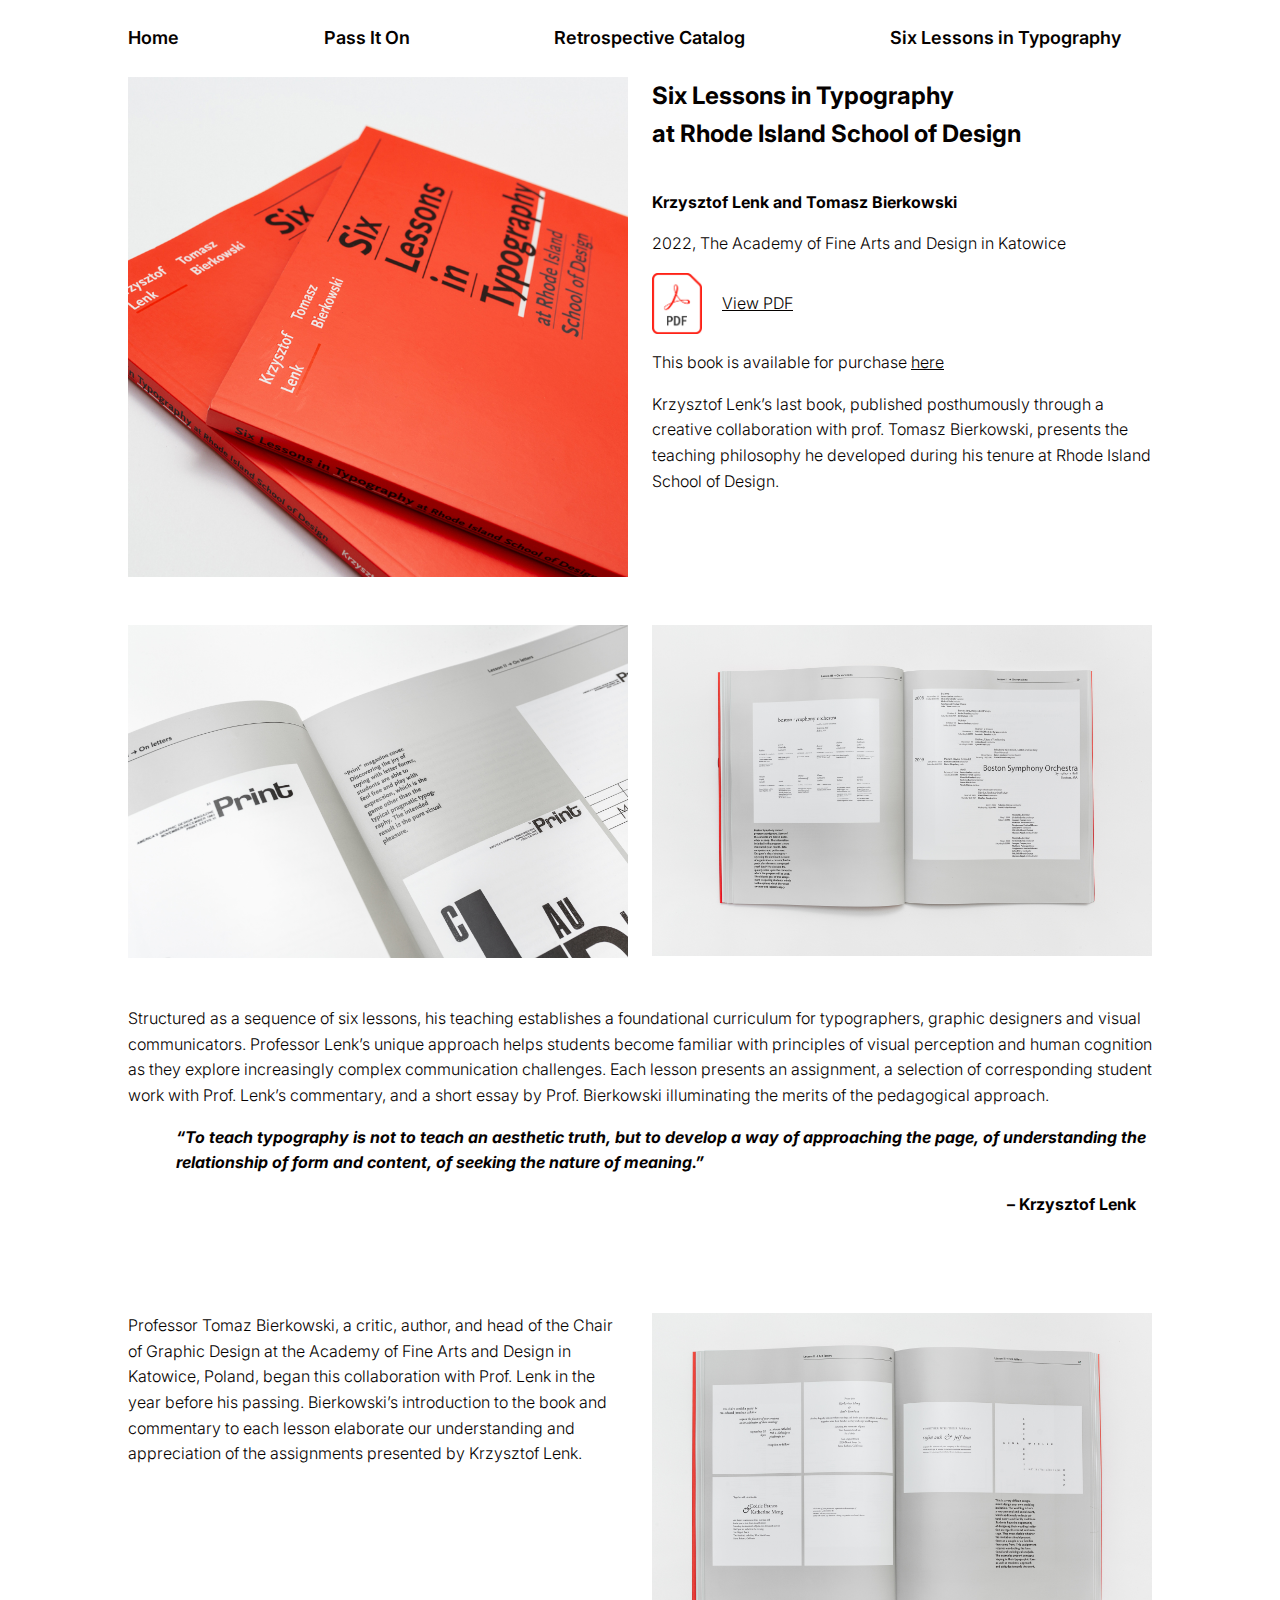
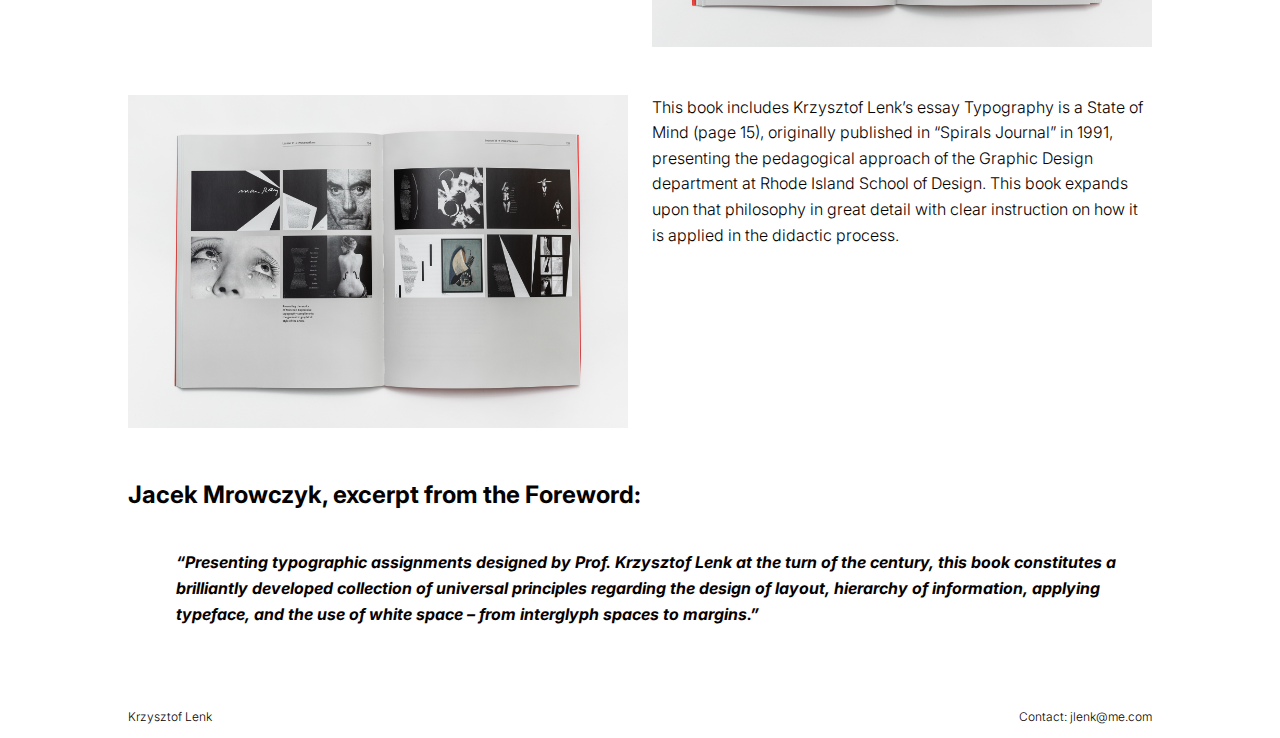
<file: six-lessons-in-typography.html>
<!DOCTYPE html>
<html lang="en">

<head>
    <meta charset="UTF-8">
    <meta name="viewport" content="width=device-width, initial-scale=1.0">
    <title>Krzysztof Lenk - Six Lessons in Typography</title>
    <link rel="stylesheet" href="styles.css">
    <link rel="preconnect" href="https://fonts.googleapis.com">
    <link rel="preconnect" href="https://fonts.gstatic.com" crossorigin>
    <link
        href="https://fonts.googleapis.com/css2?family=Inter:ital,opsz,wght@0,14..32,100..900;1,14..32,100..900&display=swap"
        rel="stylesheet">
</head>

<body>
    <header>
        <div class="container">
            <nav>
                <svg xmlns="http://www.w3.org/2000/svg" fill="currentColor" class="nav-menu-icon" viewBox="0 0 16 16">
                    <path fill-rule="evenodd"
                        d="M2.5 12a.5.5 0 0 1 .5-.5h10a.5.5 0 0 1 0 1H3a.5.5 0 0 1-.5-.5m0-4a.5.5 0 0 1 .5-.5h10a.5.5 0 0 1 0 1H3a.5.5 0 0 1-.5-.5m0-4a.5.5 0 0 1 .5-.5h10a.5.5 0 0 1 0 1H3a.5.5 0 0 1-.5-.5" />
                </svg>
                <div class="nav-list-mobile-container">
                    <div class="nav-list-mobile-header">
                        <svg xmlns="http://www.w3.org/2000/svg" class="nav-x-icon" viewBox="0 0 16 16">
                            <path
                                d="M2.146 2.854a.5.5 0 1 1 .708-.708L8 7.293l5.146-5.147a.5.5 0 0 1 .708.708L8.707 8l5.147 5.146a.5.5 0 0 1-.708.708L8 8.707l-5.146 5.147a.5.5 0 0 1-.708-.708L7.293 8z" />
                        </svg>
                    </div>
                    <ul class="nav-list-mobile">
                        <li class="nav-list-mobile-item"><a href="index.html" class="nav-list-mobile-item-link">Home</a>
                        </li>
                        <li class="nav-list-mobile-item"><a href="pass-it-on.html"
                                class="nav-list-mobile-item-link">Pass It On</a>
                        </li>
                        <li class="nav-list-mobile-item"><a href="retrospective-catalog.html"
                                class="nav-list-mobile-item-link">Retrospective
                                Catalog</a></li>
                        <li class="nav-list-mobile-item"><a href="six-lessons-in-typography.html"
                                class="nav-list-mobile-item-link nav-link-active">Six Lessons in
                                Typography</a></li>
                    </ul>
                </div>
                <ul class="nav-list">
                    <li class="nav-list-item"><a href="index.html" class="nav-list-item-link">Home</a>
                    </li>
                    <li class="nav-list-item"><a href="pass-it-on.html" class="nav-list-item-link">Pass It On</a></li>
                    <li class="nav-list-item"><a href="retrospective-catalog.html"
                            class="nav-list-item-link">Retrospective Catalog</a></li>
                    <li class="nav-list-item"><a href="six-lessons-in-typography.html"
                            class="nav-list-item-link nav-link-active">Six
                            Lessons in Typography</a></li>
                </ul>
            </nav>
        </div>
    </header>
    <main>
        <div class="container container-space">
            <div class="content-small content-flex">
                <div class="article-col-md">
                    <a href="images/SIX-LESSONS.jpg" class="article-col-img-link" target="_blank">
                        <img src="images/SIX-LESSONS.jpg" alt="Six Lessons cover">
                    </a>
                </div>
                <div class="article-col-md">
                    <h2 class="article-page-title">Six Lessons in Typography <br>at Rhode Island School of Design</h2>
                    <p><strong>Krzysztof Lenk and Tomasz Bierkowski</strong></p>
                    <p>2022, The Academy of Fine Arts and Design in Katowice</p>
                    <a href="Lekcje Typografii_BOOK.pdf" class="article-pdf-link" target="_blank">
                        <img src="images/PDF.jpg" alt="pdf file" class="article-pdf-img">
                        View PDF
                    </a>
                    <p>This book is available for purchase <a
                            href="https://sklep.beczmiana.pl/pl/p/Six-Lessons-in-Typography-at-Rhode-Island-School-of-Design/6257"
                            target="_blank">here</a></p>
                    <p>
                        Krzysztof Lenk’s last book, published posthumously through a creative collaboration with prof.
                        Tomasz Bierkowski, presents the teaching philosophy he developed during his tenure at Rhode
                        Island School of Design.
                    </p>
                </div>
            </div>
        </div>
        <div class="container container-space">
            <div class="content-small content-flex">
                <div class="article-col-md">
                    <a href="images/Six-lessons-426.jpg" class="article-col-img-link" target="_blank">
                        <img src="images/Six-lessons-426.jpg" alt="Pages from Six Lessons book">
                    </a>
                </div>
                <div class="article-col-md">
                    <a href="images/Lesson-Book.jpg" class="article-col-img-link" target="_blank">
                        <img src="images/Lesson-Book.jpg" alt="More pages from Six Lessons book">
                    </a>
                </div>
            </div>
        </div>
        <div class="container container-space">
            <div class="content-small">
                <p>Structured as a sequence of six lessons, his teaching establishes a foundational curriculum
                    for
                    typographers, graphic designers and visual communicators. Professor Lenk’s unique approach helps
                    students become familiar with principles of visual perception and human cognition as they
                    explore
                    increasingly complex communication challenges. Each lesson presents an assignment, a selection
                    of
                    corresponding student work with Prof. Lenk’s commentary, and a short essay by Prof. Bierkowski
                    illuminating the merits of the pedagogical approach.
                </p>
                <p class="para-quote"><strong><em>“To teach typography is not to teach an aesthetic truth, but to
                            develop a way
                            of
                            approaching the page, of understanding the relationship of form and content, of seeking the
                            nature
                            of meaning.”</em></strong></p>
                <p class="quote-author"><strong>– Krzysztof Lenk</strong></p>
            </div>
        </div>
        <div class="container container-space">
            <div class="content-small content-flex">
                <div class="article-col-md">
                    <p>Professor Tomaz Bierkowski, a critic, author, and head of the Chair of Graphic Design at the
                        Academy of Fine Arts and Design in Katowice, Poland, began this collaboration with Prof. Lenk in
                        the year before his passing. Bierkowski’s introduction to the book and commentary to each lesson
                        elaborate our understanding and appreciation of the assignments presented by Krzysztof Lenk.</p>
                </div>
                <div class="article-col-md">
                    <a href="images/Six-lessons-441.jpg" class="article-col-img-link" target="_blank">
                        <img src="images/Six-lessons-441.jpg" alt="Additional pages from Six Lessons book">
                    </a>
                </div>
            </div>
        </div>
        <div class="container container-space">
            <div class="content-small content-flex">
                <div class="article-col-md">
                    <a href="images/Six-lessons-439.jpg" class="article-col-img-link" target="_blank">
                        <img src="images/Six-lessons-439.jpg" alt="Some more pages form Six Lessons book">
                    </a>
                </div>
                <div class="article-col-md">
                    <p>This book includes Krzysztof Lenk’s essay Typography is a State of Mind (page 15), originally
                        published in “Spirals Journal” in 1991, presenting the pedagogical approach of the Graphic
                        Design department at Rhode Island School of Design. This book expands upon that philosophy in
                        great detail with clear instruction on how it is applied in the didactic process.</p>
                </div>
            </div>
        </div>
        <div class="container container-space">
            <div class="content-small">
                <h2>Jacek Mrowczyk, excerpt from the Foreword:</h2>
                <p class="para-quote"><strong><em>“Presenting typographic assignments designed by Prof. Krzysztof Lenk
                            at the turn of the
                            century, this book constitutes a brilliantly developed collection of universal principles
                            regarding the design of layout, hierarchy of information, applying typeface, and the use of
                            white space – from interglyph spaces to margins.”</em></strong></p>
            </div>
        </div>
    </main>
    <footer>
        <div class="container">
            <div class="content-small">
                <div class="content-footer">
                    <p class="para-footer">Krzysztof Lenk</p>
                    <p class="para-footer">Contact: jlenk@me.com</p>
                </div>
            </div>
        </div>
    </footer>
    <script src="app.js"></script>
</body>

</html>
</file>
<file: styles.css>
body {
    margin: 0;
    font-family: "Inter", sans-serif;
    font-size: 1rem;
    font-weight: 300;
    line-height: 1.6;
    color: rgba(5 1 0 / 1);
}

img {
    max-width: 100%;
    display: block;
}

.content-flex-img {
    flex: 1 1 50%;
    max-width: 100%;
    height: auto;
    display: block;
}

.video-container {
    position: relative;
    margin-top: 3em;
    margin-bottom: 1em;
    padding-top: 56.25%;
    height: 0;
    overflow: hidden;
    max-width: 1024px;
}

.video-container iframe {
    position: absolute;
    top: 0;
    left: 0;
    width: 100%;
    height: 100%;
    border: 0;
}

iframe {
    width: 100%;
    max-width: 100%;
    height: auto;
    display: block;
}

/* ============
  Typography
============ */

h1,
h2,
h3,
h4 {
    margin-top: 0;
    font-weight: 700;
}

h1 {
    font-size: 2.5rem;
}

h2 {
    font-size: 1.5rem;
    margin-bottom: 1.5em;
}

.content-page-title {
    padding-top: 1.75em;
    padding-bottom: .33em;
    margin: 0;
}

.article-title {
    text-align: center;
}



.article-page-title {}

.heading-spacer {
    padding-top: 2em;
}

p {
    font-size: 1rem;
    margin-top: 0;
}

.para-hero {
    font-size: 1.25rem;
}

.para-quote {
    margin-left: 3em;
}

.quote-author {
    padding-bottom: 2em;
    text-align: right;
    margin-right: 1em;
}

.para-footer {
    font-size: .75rem;
}

a {
    color: rgba(5 1 0 / 1);
}

a:hover,
a:focus {
    cursor: pointer;
}

nav .nav-list-item-link {
    margin: .5em 1.75em;
    font-size: 1.125rem;
    font-weight: 600;
    text-decoration: none;
}

.nav-list-item-link:hover,
.nav-list-item-link:focus {
    text-decoration: underline;
}

.nav-list-item-link:first-of-type {
    margin-left: 0;
}

.nav-list-mobile-item-link {
    text-decoration: none;
}

.nav-link-active {
    text-decoration: underline;
}

.article-read-more {
    text-decoration: none;
}

.external-link {
    text-decoration: underline;
    overflow-wrap: anywhere;
    word-wrap: break-word;
    word-break: break-word;
    white-space: normal;
}

.external-link:hover,
.external-link:focus {}

.article-pdf-link {
    display: flex;
    align-items: center;
    margin-bottom: 1em;
}

strong {
    font-weight: 700;
}

@media (min-width: 768px) {
    h1 {
        font-size: 3.75rem;
    }

    .para-hero {
        width: 65%;
    }
}

/* ============
  Layout
============ */

.container {
    max-width: 100%;
    margin: 0;
    padding: 0 1em;
    display: flex;
    justify-content: center;
}

.container-dark {
    color: white;
    background-color: rgba(0 0 0 / 1);
    background-image: url('images/good-quality-kris-image-with-Black-Background-1-scaled.jpg');
    background-position: 75% 10%;
    min-height: 732px;
    /* background-size: 1024px; */
}

.container-space {
    margin-bottom: 3em;
}

.content-large {
    width: 100%;
    max-width: 1024px;
}

.content-small {
    width: 100%;
    /* max-width: 720px; */
    max-width: 1024px;
}

.content-flex {
    display: flex;
    flex-direction: column;
    gap: 1.5em;
}

@media (min-width:768px) {
    .content-flex {
        flex-direction: row;
        align-items: flex-start;
    }
}

/* navigation */

nav {
    width: 100%;
    max-width: 1024px;
    display: flex;
    align-items: center;
    margin: .5em;
}

.nav-menu-icon,
.nav-x-icon {
    width: 30px;
    padding: 5px;
    cursor: pointer;
}

.nav-list {
    display: none;
    padding: 0;
}

.nav-list-mobile-container {
    opacity: 0;
    pointer-events: none;
    transition: opacity 0.1s ease;
}

.nav-active {
    opacity: 1;
    pointer-events: auto;
}

.nav-list-mobile-container {
    position: fixed;
    top: 0;
    bottom: 0;
    left: 0;
    right: 0;
    margin: 0;
    padding: 5px;
    background-color: rgba(255 255 255 / 1);
}

.nav-list-mobile-header {
    text-align: right;
}

.nav-list-mobile {
    margin: 0;
    list-style: none;
}

.nav-list-mobile-item {
    font-size: 1rem;
    font-weight: 500;
    margin-bottom: 1.25em;
}

@media(min-width: 768px) {
    .center-nav {
        justify-content: center;
        margin-bottom: 3.5em;
    }

    .nav-menu-icon {
        display: none;
    }

    .nav-list {
        display: flex;
        width: 100%;
        justify-content: space-between;
        list-style-type: none;
    }

}

/* articles */

.articles-container {
    margin-top: 4em;
}

.article-img {
    margin-bottom: 1em;
}

/* article pages */

.article-col-x-sm,
.article-col-sm,
.article-col-md,
.article-col-lg,
.article-col-x-lg {
    width: 100%;
}

@media (min-width: 768px) {
    .article-col-x-sm {
        width: 20%;
    }

    .article-col-sm {
        width: 30%;
    }

    .article-col-md {
        width: 50%;
    }

    .article-col-lg {
        width: 60%;
    }

    .article-col-x-lg {
        width: 70%;
    }
}

.article-pdf-img {
    width: 50px;
    margin-right: 1.25em;
}

/* footer */

footer {
    margin-top: 4em;
}

.content-footer {
    display: flex;
    justify-content: space-between;
}

@media (min-width: 768px) {
    .articles-container {
        display: flex;
        gap: 10px;
    }
}
</file>
